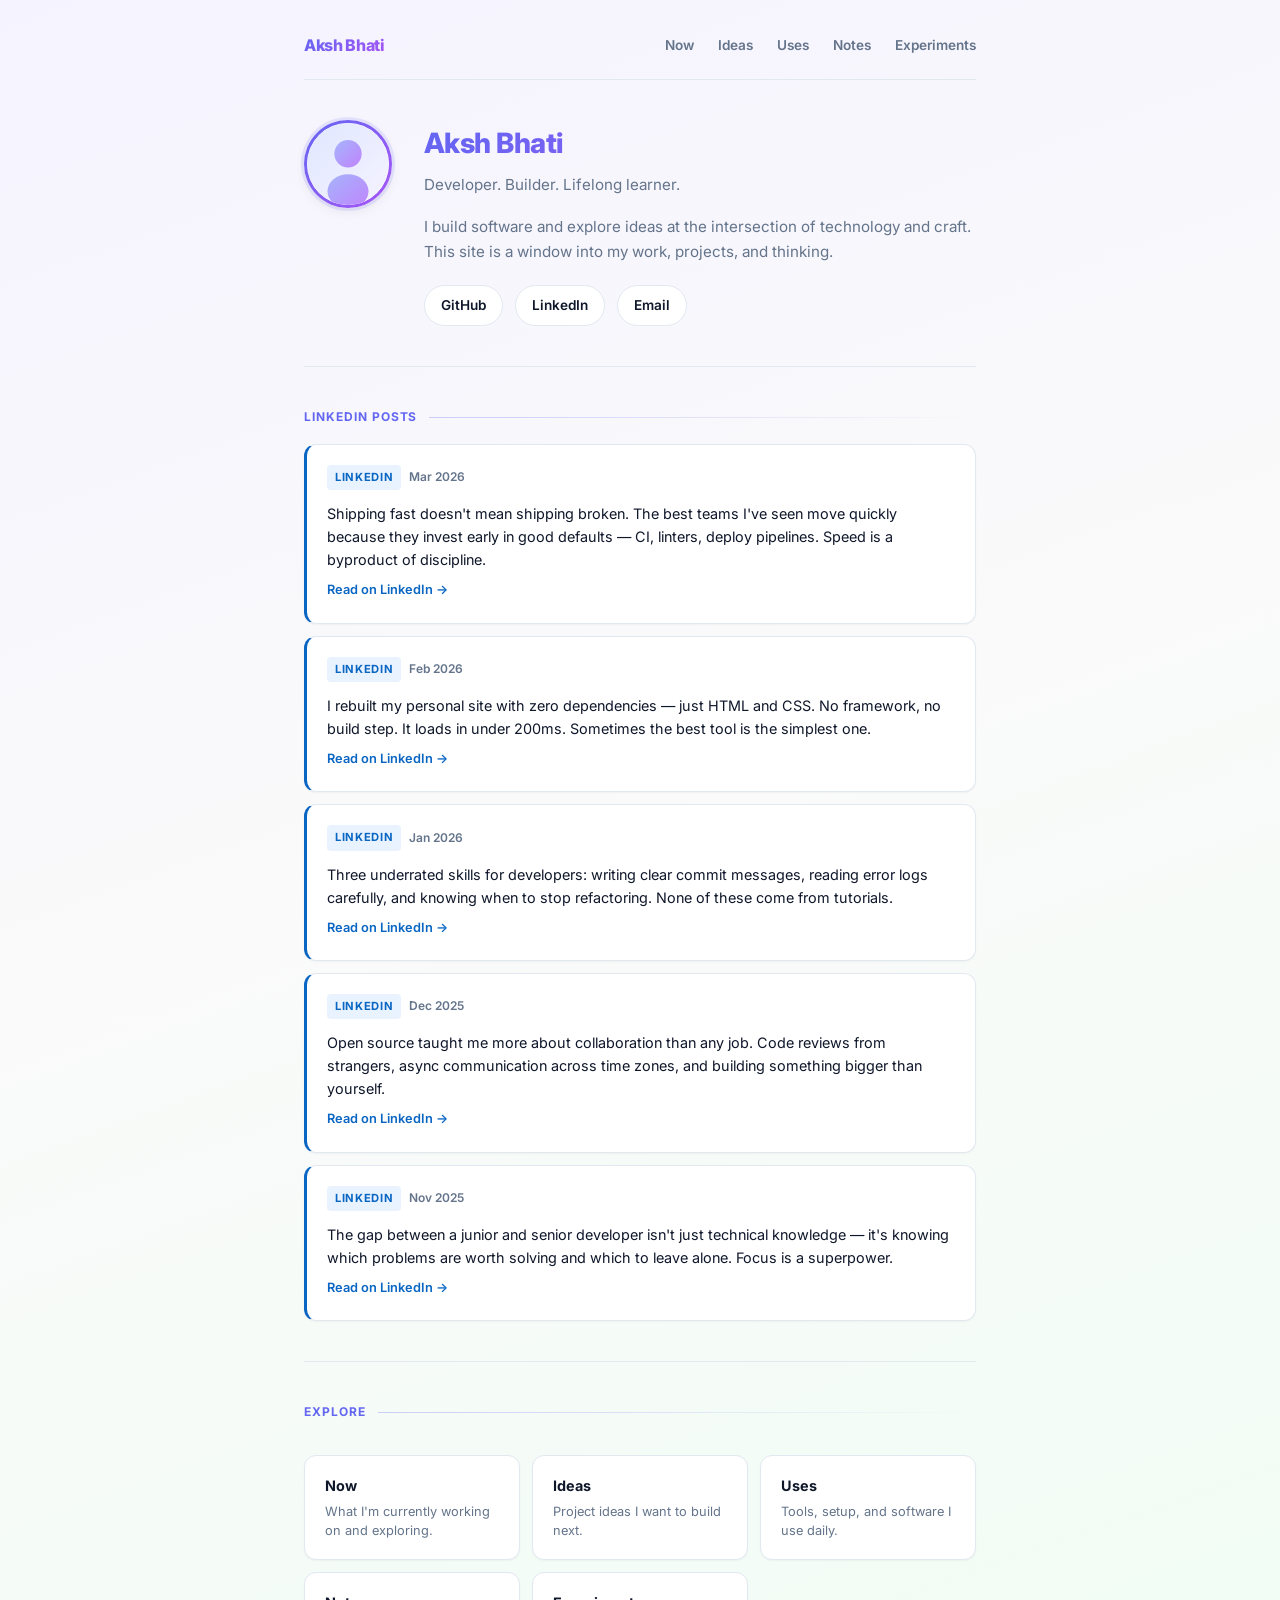
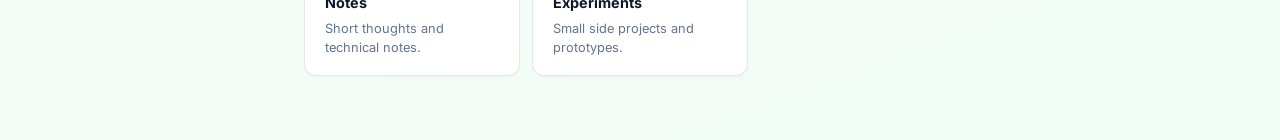
<file: index.html>
<!DOCTYPE html>
<html lang="en">
<head>
  <meta charset="UTF-8" />
  <meta name="viewport" content="width=device-width, initial-scale=1.0" />
  <title>Aksh Bhati</title>
  <link rel="preconnect" href="https://fonts.googleapis.com" />
  <link rel="preconnect" href="https://fonts.gstatic.com" crossorigin />
  <link href="https://fonts.googleapis.com/css2?family=Inter:wght@400;600;700;800&display=swap" rel="stylesheet" />
  <link rel="stylesheet" href="style.css" />
</head>
<body>

  <header class="site-header">
    <a href="index.html" class="site-logo">Aksh Bhati</a>
    <nav>
      <a href="now.html">Now</a>
      <a href="ideas.html">Ideas</a>
      <a href="uses.html">Uses</a>
      <a href="notes.html">Notes</a>
      <a href="experiments.html">Experiments</a>
    </nav>
  </header>

  <section class="hero">
    <img src="photo.svg" alt="Photo" class="photo" />
    <div class="hero-content">
      <h1>Aksh Bhati</h1>
      <p>Developer. Builder. Lifelong learner.</p>
      <p>
        I build software and explore ideas at the intersection of technology and
        craft. This site is a window into my work, projects, and thinking.
      </p>
      <div class="links">
        <a href="https://github.com/codepystack" target="_blank" rel="noopener">GitHub</a>
        <a href="https://linkedin.com/in/" target="_blank" rel="noopener">LinkedIn</a>
        <a href="mailto:hello@example.com">Email</a>
      </div>
    </div>
  </section>

  <hr />

  <div class="section-title">LinkedIn Posts</div>
  <div class="linkedin-posts">
    <a href="https://linkedin.com/in/" target="_blank" rel="noopener" class="linkedin-card">
      <div class="post-header">
        <span class="post-source">LinkedIn</span>
        <span class="post-date">Mar 2026</span>
      </div>
      <p class="post-text">Shipping fast doesn't mean shipping broken. The best teams I've seen move quickly because they invest early in good defaults — CI, linters, deploy pipelines. Speed is a byproduct of discipline.</p>
      <span class="post-read-more">Read on LinkedIn →</span>
    </a>
    <a href="https://linkedin.com/in/" target="_blank" rel="noopener" class="linkedin-card">
      <div class="post-header">
        <span class="post-source">LinkedIn</span>
        <span class="post-date">Feb 2026</span>
      </div>
      <p class="post-text">I rebuilt my personal site with zero dependencies — just HTML and CSS. No framework, no build step. It loads in under 200ms. Sometimes the best tool is the simplest one.</p>
      <span class="post-read-more">Read on LinkedIn →</span>
    </a>
    <a href="https://linkedin.com/in/" target="_blank" rel="noopener" class="linkedin-card">
      <div class="post-header">
        <span class="post-source">LinkedIn</span>
        <span class="post-date">Jan 2026</span>
      </div>
      <p class="post-text">Three underrated skills for developers: writing clear commit messages, reading error logs carefully, and knowing when to stop refactoring. None of these come from tutorials.</p>
      <span class="post-read-more">Read on LinkedIn →</span>
    </a>
    <a href="https://linkedin.com/in/" target="_blank" rel="noopener" class="linkedin-card">
      <div class="post-header">
        <span class="post-source">LinkedIn</span>
        <span class="post-date">Dec 2025</span>
      </div>
      <p class="post-text">Open source taught me more about collaboration than any job. Code reviews from strangers, async communication across time zones, and building something bigger than yourself.</p>
      <span class="post-read-more">Read on LinkedIn →</span>
    </a>
    <a href="https://linkedin.com/in/" target="_blank" rel="noopener" class="linkedin-card">
      <div class="post-header">
        <span class="post-source">LinkedIn</span>
        <span class="post-date">Nov 2025</span>
      </div>
      <p class="post-text">The gap between a junior and senior developer isn't just technical knowledge — it's knowing which problems are worth solving and which to leave alone. Focus is a superpower.</p>
      <span class="post-read-more">Read on LinkedIn →</span>
    </a>
  </div>

  <hr />

  <div class="section-title">Explore</div>
  <nav class="nav-teasers">
    <a href="now.html" class="nav-card">
      <span class="nav-title">Now</span>
      <span class="nav-desc">What I'm currently working on and exploring.</span>
    </a>
    <a href="ideas.html" class="nav-card">
      <span class="nav-title">Ideas</span>
      <span class="nav-desc">Project ideas I want to build next.</span>
    </a>
    <a href="uses.html" class="nav-card">
      <span class="nav-title">Uses</span>
      <span class="nav-desc">Tools, setup, and software I use daily.</span>
    </a>
    <a href="notes.html" class="nav-card">
      <span class="nav-title">Notes</span>
      <span class="nav-desc">Short thoughts and technical notes.</span>
    </a>
    <a href="experiments.html" class="nav-card">
      <span class="nav-title">Experiments</span>
      <span class="nav-desc">Small side projects and prototypes.</span>
    </a>
  </nav>

</body>
</html>
</file>
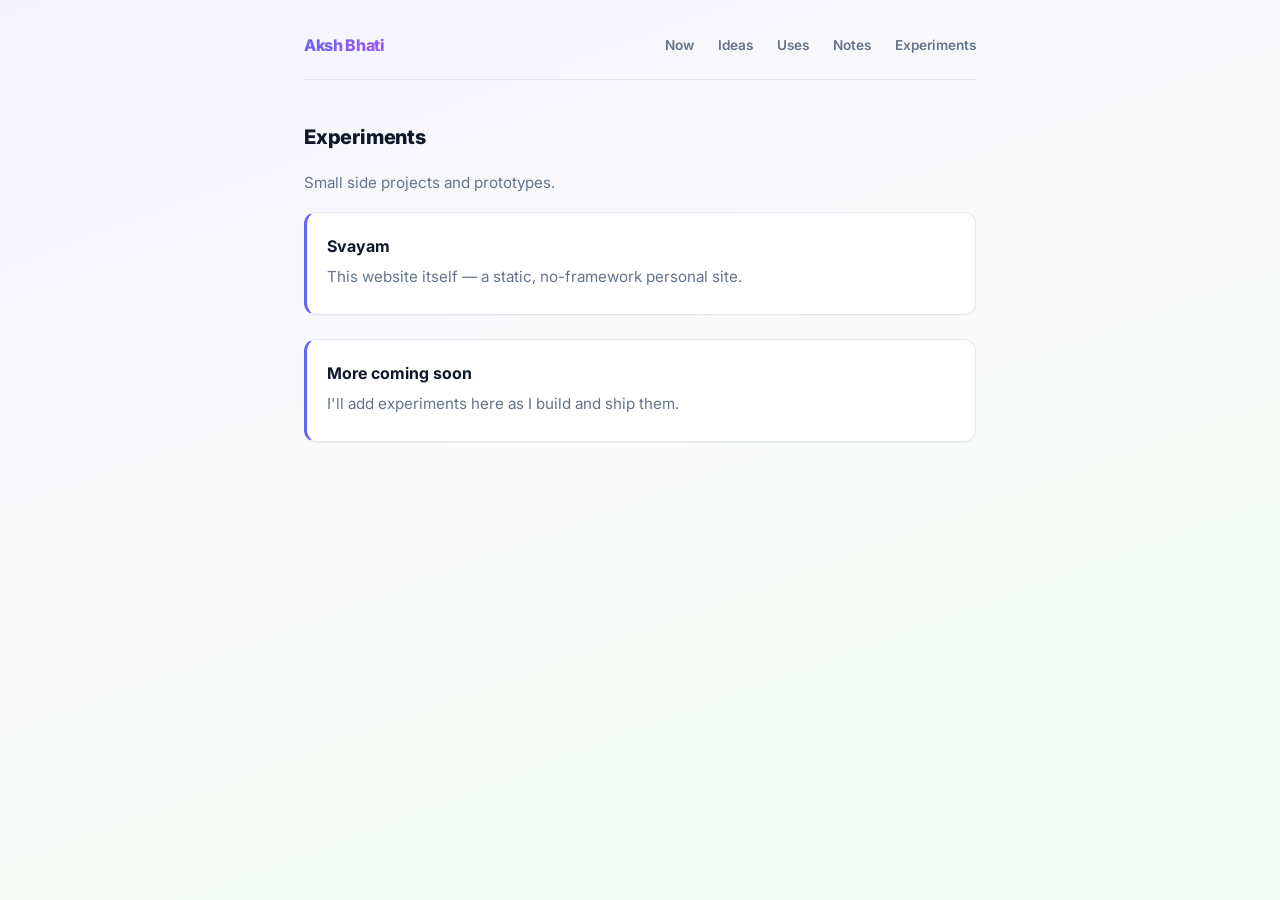
<file: experiments.html>
<!DOCTYPE html>
<html lang="en">
<head>
  <meta charset="UTF-8" />
  <meta name="viewport" content="width=device-width, initial-scale=1.0" />
  <title>Experiments — Aksh Bhati</title>
  <link rel="preconnect" href="https://fonts.googleapis.com" />
  <link rel="preconnect" href="https://fonts.gstatic.com" crossorigin />
  <link href="https://fonts.googleapis.com/css2?family=Inter:wght@400;600;700;800&display=swap" rel="stylesheet" />
  <link rel="stylesheet" href="style.css" />
</head>
<body>

  <header class="site-header">
    <a href="index.html" class="site-logo">Aksh Bhati</a>
    <nav>
      <a href="now.html">Now</a>
      <a href="ideas.html">Ideas</a>
      <a href="uses.html">Uses</a>
      <a href="notes.html">Notes</a>
      <a href="experiments.html">Experiments</a>
    </nav>
  </header>

  <h2>Experiments</h2>
  <p>Small side projects and prototypes.</p>

  <div class="entry">
    <h3>Svayam</h3>
    <p>This website itself — a static, no-framework personal site.</p>
  </div>

  <div class="entry">
    <h3>More coming soon</h3>
    <p>I'll add experiments here as I build and ship them.</p>
  </div>

</body>
</html>
</file>
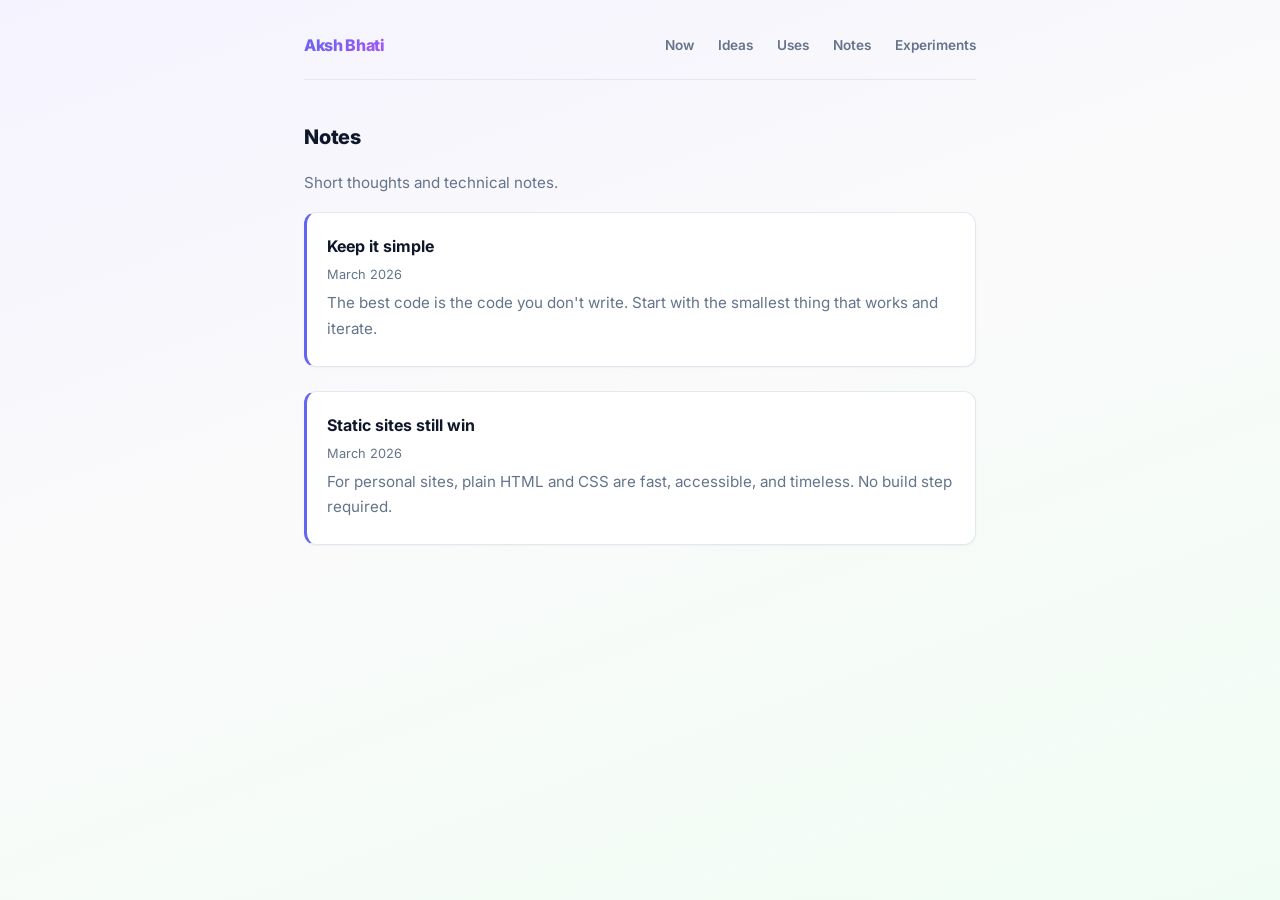
<file: notes.html>
<!DOCTYPE html>
<html lang="en">
<head>
  <meta charset="UTF-8" />
  <meta name="viewport" content="width=device-width, initial-scale=1.0" />
  <title>Notes — Aksh Bhati</title>
  <link rel="preconnect" href="https://fonts.googleapis.com" />
  <link rel="preconnect" href="https://fonts.gstatic.com" crossorigin />
  <link href="https://fonts.googleapis.com/css2?family=Inter:wght@400;600;700;800&display=swap" rel="stylesheet" />
  <link rel="stylesheet" href="style.css" />
</head>
<body>

  <header class="site-header">
    <a href="index.html" class="site-logo">Aksh Bhati</a>
    <nav>
      <a href="now.html">Now</a>
      <a href="ideas.html">Ideas</a>
      <a href="uses.html">Uses</a>
      <a href="notes.html">Notes</a>
      <a href="experiments.html">Experiments</a>
    </nav>
  </header>

  <h2>Notes</h2>
  <p>Short thoughts and technical notes.</p>

  <div class="entry">
    <h3>Keep it simple</h3>
    <p class="meta">March 2026</p>
    <p>The best code is the code you don't write. Start with the smallest thing that works and iterate.</p>
  </div>

  <div class="entry">
    <h3>Static sites still win</h3>
    <p class="meta">March 2026</p>
    <p>For personal sites, plain HTML and CSS are fast, accessible, and timeless. No build step required.</p>
  </div>

</body>
</html>
</file>
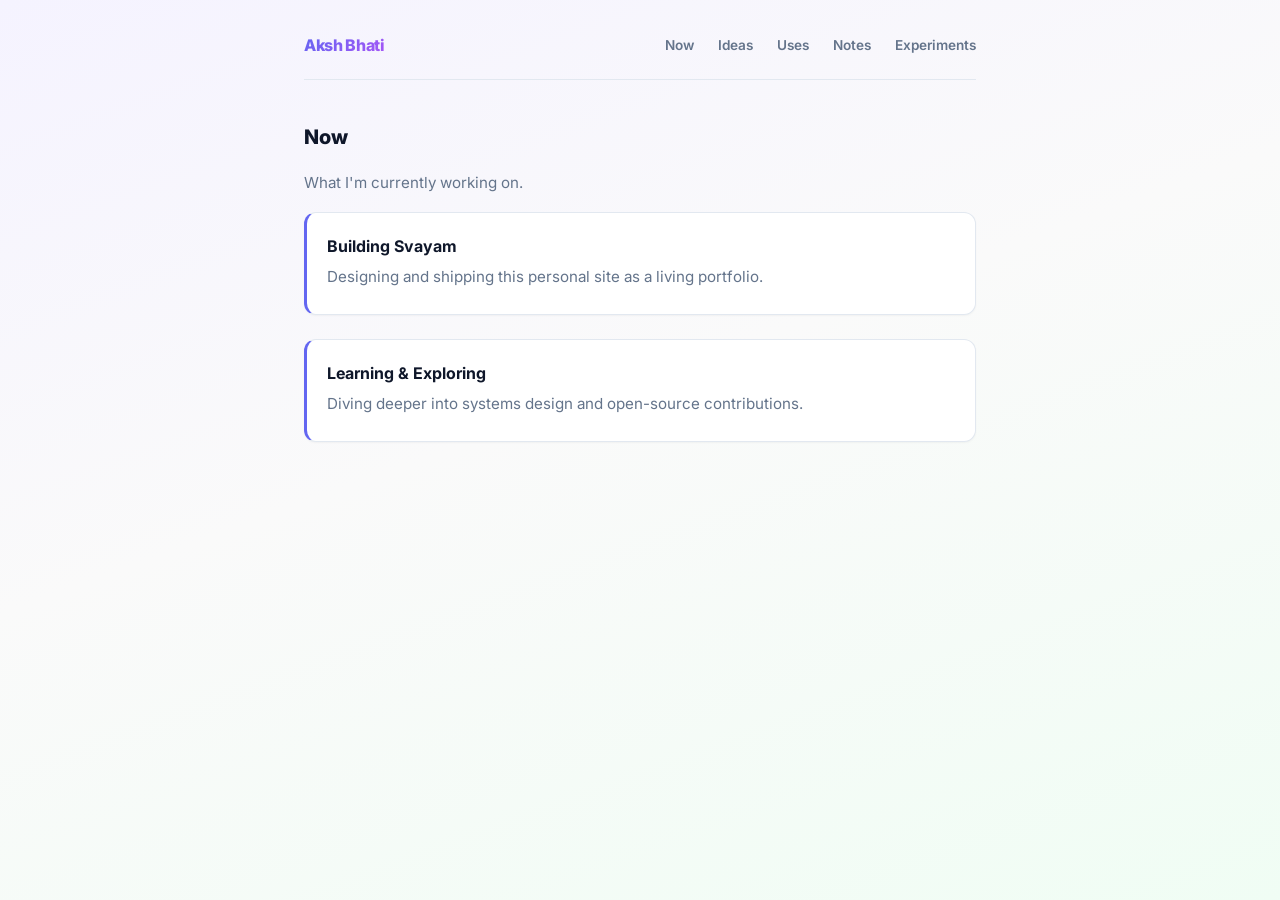
<file: now.html>
<!DOCTYPE html>
<html lang="en">
<head>
  <meta charset="UTF-8" />
  <meta name="viewport" content="width=device-width, initial-scale=1.0" />
  <title>Now — Aksh Bhati</title>
  <link rel="preconnect" href="https://fonts.googleapis.com" />
  <link rel="preconnect" href="https://fonts.gstatic.com" crossorigin />
  <link href="https://fonts.googleapis.com/css2?family=Inter:wght@400;600;700;800&display=swap" rel="stylesheet" />
  <link rel="stylesheet" href="style.css" />
</head>
<body>

  <header class="site-header">
    <a href="index.html" class="site-logo">Aksh Bhati</a>
    <nav>
      <a href="now.html">Now</a>
      <a href="ideas.html">Ideas</a>
      <a href="uses.html">Uses</a>
      <a href="notes.html">Notes</a>
      <a href="experiments.html">Experiments</a>
    </nav>
  </header>

  <h2>Now</h2>
  <p>What I'm currently working on.</p>

  <div class="entry">
    <h3>Building Svayam</h3>
    <p>Designing and shipping this personal site as a living portfolio.</p>
  </div>

  <div class="entry">
    <h3>Learning &amp; Exploring</h3>
    <p>Diving deeper into systems design and open-source contributions.</p>
  </div>

</body>
</html>
</file>
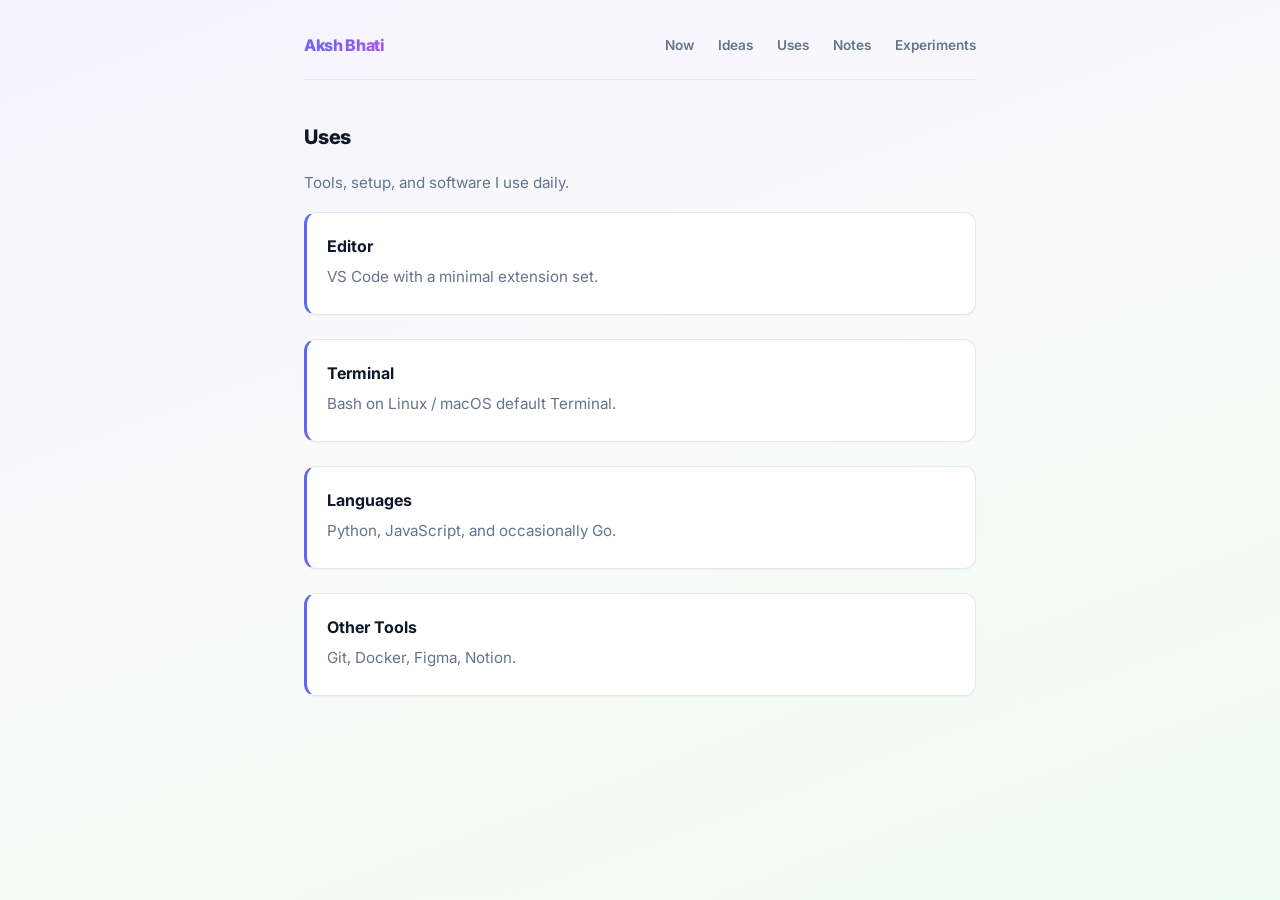
<file: uses.html>
<!DOCTYPE html>
<html lang="en">
<head>
  <meta charset="UTF-8" />
  <meta name="viewport" content="width=device-width, initial-scale=1.0" />
  <title>Uses — Aksh Bhati</title>
  <link rel="preconnect" href="https://fonts.googleapis.com" />
  <link rel="preconnect" href="https://fonts.gstatic.com" crossorigin />
  <link href="https://fonts.googleapis.com/css2?family=Inter:wght@400;600;700;800&display=swap" rel="stylesheet" />
  <link rel="stylesheet" href="style.css" />
</head>
<body>

  <header class="site-header">
    <a href="index.html" class="site-logo">Aksh Bhati</a>
    <nav>
      <a href="now.html">Now</a>
      <a href="ideas.html">Ideas</a>
      <a href="uses.html">Uses</a>
      <a href="notes.html">Notes</a>
      <a href="experiments.html">Experiments</a>
    </nav>
  </header>

  <h2>Uses</h2>
  <p>Tools, setup, and software I use daily.</p>

  <div class="entry">
    <h3>Editor</h3>
    <p>VS Code with a minimal extension set.</p>
  </div>

  <div class="entry">
    <h3>Terminal</h3>
    <p>Bash on Linux / macOS default Terminal.</p>
  </div>

  <div class="entry">
    <h3>Languages</h3>
    <p>Python, JavaScript, and occasionally Go.</p>
  </div>

  <div class="entry">
    <h3>Other Tools</h3>
    <p>Git, Docker, Figma, Notion.</p>
  </div>

</body>
</html>
</file>
<file: style.css>
*,
*::before,
*::after {
  margin: 0;
  padding: 0;
  box-sizing: border-box;
}

:root {
  --text: #0f172a;
  --text-secondary: #64748b;
  --bg: #fafafa;
  --surface: #ffffff;
  --border: #e2e8f0;
  --accent: #6366f1;
  --accent-hover: #4f46e5;
  --accent-light: #eef2ff;
  --accent-glow: rgba(99, 102, 241, 0.12);
  --link: #6366f1;
  --link-hover: #4f46e5;
  --shadow-sm: 0 1px 2px rgba(0, 0, 0, 0.04);
  --shadow-md: 0 4px 12px rgba(0, 0, 0, 0.06);
  --shadow-lg: 0 8px 24px rgba(0, 0, 0, 0.08);
  --radius: 12px;
  --radius-sm: 8px;
  --gradient-hero: linear-gradient(135deg, #6366f1 0%, #a855f7 100%);
  --gradient-bg: linear-gradient(160deg, #f5f3ff 0%, #fafafa 45%, #f0fdf4 100%);
  --gradient-accent: linear-gradient(135deg, rgba(99, 102, 241, 0.06) 0%, rgba(168, 85, 247, 0.06) 100%);
}

html {
  background: var(--gradient-bg);
  min-height: 100%;
}

body {
  font-family: "Inter", -apple-system, BlinkMacSystemFont, "Segoe UI", Roboto,
    Helvetica, Arial, sans-serif;
  color: var(--text);
  background: transparent;
  line-height: 1.7;
  max-width: 720px;
  margin: 0 auto;
  padding: 2rem 1.5rem 4rem;
  -webkit-font-smoothing: antialiased;
  -moz-osx-font-smoothing: grayscale;
}

/* Profile photo */
.photo {
  width: 88px;
  height: 88px;
  border-radius: 50%;
  object-fit: cover;
  margin-bottom: 1.5rem;
  box-shadow: var(--shadow-md), 0 0 0 3px var(--accent-glow);
  border: 3px solid transparent;
  background: linear-gradient(var(--surface), var(--surface)) padding-box,
    var(--gradient-hero) border-box;
  flex-shrink: 0;
}

/* Site header — top navigation */
.site-header {
  display: flex;
  align-items: center;
  justify-content: space-between;
  padding-bottom: 1.25rem;
  margin-bottom: 2.5rem;
  border-bottom: 1px solid var(--border);
}

.site-logo {
  font-size: 1rem;
  font-weight: 800;
  letter-spacing: -0.02em;
  background: var(--gradient-hero);
  -webkit-background-clip: text;
  -webkit-text-fill-color: transparent;
  background-clip: text;
}

.site-header nav {
  margin-top: 0;
  display: flex;
  gap: 1.5rem;
  flex-wrap: nowrap;
}

.site-header nav a {
  font-size: 0.85rem;
  color: var(--text-secondary);
  font-weight: 600;
  transition: color 0.2s;
}

.site-header nav a:hover {
  color: var(--accent);
}

/* Hero — side-by-side photo + bio */
.hero {
  display: flex;
  align-items: flex-start;
  gap: 2rem;
  margin-bottom: 2.5rem;
}

.hero .photo {
  margin-bottom: 0;
}

.hero-content {
  flex: 1;
  min-width: 0;
}

/* Typography */
h1 {
  font-size: 1.75rem;
  font-weight: 800;
  margin-bottom: 0.25rem;
  letter-spacing: -0.02em;
  background: var(--gradient-hero);
  -webkit-background-clip: text;
  -webkit-text-fill-color: transparent;
  background-clip: text;
}

h2 {
  font-size: 1.25rem;
  font-weight: 800;
  margin-bottom: 1rem;
  letter-spacing: -0.01em;
}

p {
  color: var(--text-secondary);
  margin-bottom: 1rem;
  font-size: 0.95rem;
}

/* Links */
a {
  color: var(--link);
  font-weight: 600;
  text-decoration: none;
  transition: color 0.2s;
}

a:hover {
  color: var(--link-hover);
  text-decoration: none;
}

/* Navigation */
nav {
  margin-top: 2rem;
  display: flex;
  flex-wrap: wrap;
  gap: 1rem;
}

nav a {
  font-size: 0.95rem;
}

/* Navigation teasers */
.nav-teasers {
  margin-top: 2rem;
  display: grid;
  grid-template-columns: repeat(3, 1fr);
  gap: 0.75rem;
}

.nav-card {
  display: block;
  padding: 1.125rem 1.25rem;
  border: 1px solid var(--border);
  border-radius: var(--radius);
  background: var(--surface);
  transition: transform 0.2s, box-shadow 0.2s, border-color 0.2s, background 0.2s;
  box-shadow: var(--shadow-sm);
}

.nav-card:hover {
  border-color: var(--accent);
  box-shadow: var(--shadow-md), 0 0 0 3px var(--accent-glow);
  text-decoration: none;
  transform: translateY(-2px);
  background: var(--gradient-accent);
}

.nav-card .nav-title {
  display: block;
  font-size: 0.9rem;
  font-weight: 700;
  color: var(--text);
  transition: color 0.2s;
}

.nav-card:hover .nav-title {
  color: var(--accent);
}

.nav-card .nav-desc {
  display: block;
  font-size: 0.8rem;
  color: var(--text-secondary);
  margin-top: 0.25rem;
  font-weight: 400;
  line-height: 1.5;
}

/* Social / contact links */
.links {
  margin-top: 1.25rem;
  display: flex;
  gap: 0.75rem;
  flex-wrap: wrap;
}

.links a {
  font-size: 0.85rem;
  padding: 0.5rem 1rem;
  border-radius: 100px;
  border: 1px solid var(--border);
  background: var(--surface);
  color: var(--text);
  font-weight: 600;
  transition: border-color 0.2s, background 0.2s, color 0.2s, box-shadow 0.2s;
  display: inline-flex;
  align-items: center;
  gap: 0.4rem;
}

.links a:hover {
  border-color: var(--accent);
  color: var(--accent);
  background: linear-gradient(135deg, var(--accent-light) 0%, #f5f3ff 100%);
  box-shadow: 0 0 0 3px var(--accent-glow);
}

/* Divider */
hr {
  border: none;
  border-top: 1px solid var(--border);
  margin: 2.5rem 0;
}

/* Section pages */
.section-header {
  margin-bottom: 2rem;
}

.section-header a {
  font-size: 0.85rem;
  color: var(--accent);
  font-weight: 600;
}

.section-header a:hover {
  color: var(--accent-hover);
}

/* List styles for section content */
ul {
  list-style: disc;
  padding-left: 1.25rem;
}

li {
  margin-bottom: 0.5rem;
  color: var(--text-secondary);
}

li strong {
  color: var(--text);
}

/* Entry blocks */
.entry {
  margin-bottom: 1.5rem;
  padding: 1.25rem;
  border-radius: var(--radius);
  background: var(--surface);
  border: 1px solid var(--border);
  border-left: 3px solid var(--accent);
  box-shadow: var(--shadow-sm);
}

.entry h3 {
  font-size: 1rem;
  font-weight: 700;
  margin-bottom: 0.25rem;
}

.entry p {
  font-size: 0.95rem;
  margin-bottom: 0.25rem;
}

.entry .meta {
  font-size: 0.8rem;
  color: var(--text-secondary);
}

/* Section title with accent bar */
.section-title {
  font-size: 0.75rem;
  font-weight: 700;
  text-transform: uppercase;
  letter-spacing: 0.08em;
  color: var(--accent);
  margin-bottom: 1rem;
  display: flex;
  align-items: center;
  gap: 0.75rem;
}

.section-title::after {
  content: "";
  flex: 1;
  height: 1px;
  background: linear-gradient(90deg, var(--accent) 0%, transparent 100%);
  opacity: 0.3;
}

/* LinkedIn posts section */
.linkedin-posts {
  display: flex;
  flex-direction: column;
  gap: 0.75rem;
}

.linkedin-card {
  display: block;
  padding: 1.25rem;
  border: 1px solid var(--border);
  border-left: 3px solid #0a66c2;
  border-radius: var(--radius);
  background: var(--surface);
  box-shadow: var(--shadow-sm);
  transition: transform 0.2s, box-shadow 0.2s, border-color 0.2s;
  text-decoration: none;
}

.linkedin-card:hover {
  transform: translateY(-2px);
  box-shadow: var(--shadow-md);
  border-color: #0a66c2;
  background: linear-gradient(135deg, #f0f7ff 0%, var(--surface) 100%);
  text-decoration: none;
}

.linkedin-card .post-header {
  display: flex;
  align-items: center;
  gap: 0.5rem;
  margin-bottom: 0.75rem;
}

.linkedin-card .post-source {
  font-size: 0.7rem;
  font-weight: 700;
  color: #0a66c2;
  text-transform: uppercase;
  letter-spacing: 0.06em;
  background: #e8f3ff;
  padding: 0.2rem 0.5rem;
  border-radius: 4px;
}

.linkedin-card .post-date {
  font-size: 0.75rem;
  color: var(--text-secondary);
}

.linkedin-card .post-text {
  font-size: 0.9rem;
  color: var(--text);
  line-height: 1.6;
  margin-bottom: 0;
  font-weight: 400;
}

.linkedin-card .post-read-more {
  display: inline-block;
  margin-top: 0.5rem;
  font-size: 0.8rem;
  font-weight: 600;
  color: #0a66c2;
}

/* Responsive */
@media (max-width: 700px) {
  .nav-teasers {
    grid-template-columns: repeat(2, 1fr);
  }
}

@media (max-width: 560px) {
  body {
    padding: 1.5rem 1.25rem 3rem;
  }

  h1 {
    font-size: 1.5rem;
  }

  .site-header {
    flex-direction: column;
    align-items: flex-start;
    gap: 0.75rem;
  }

  .site-header nav {
    flex-wrap: wrap;
    gap: 0.75rem;
  }

  .hero {
    flex-direction: column;
  }

  .hero .photo {
    margin-bottom: 0.5rem;
  }

  .nav-teasers {
    grid-template-columns: repeat(2, 1fr);
  }
}
</file>
